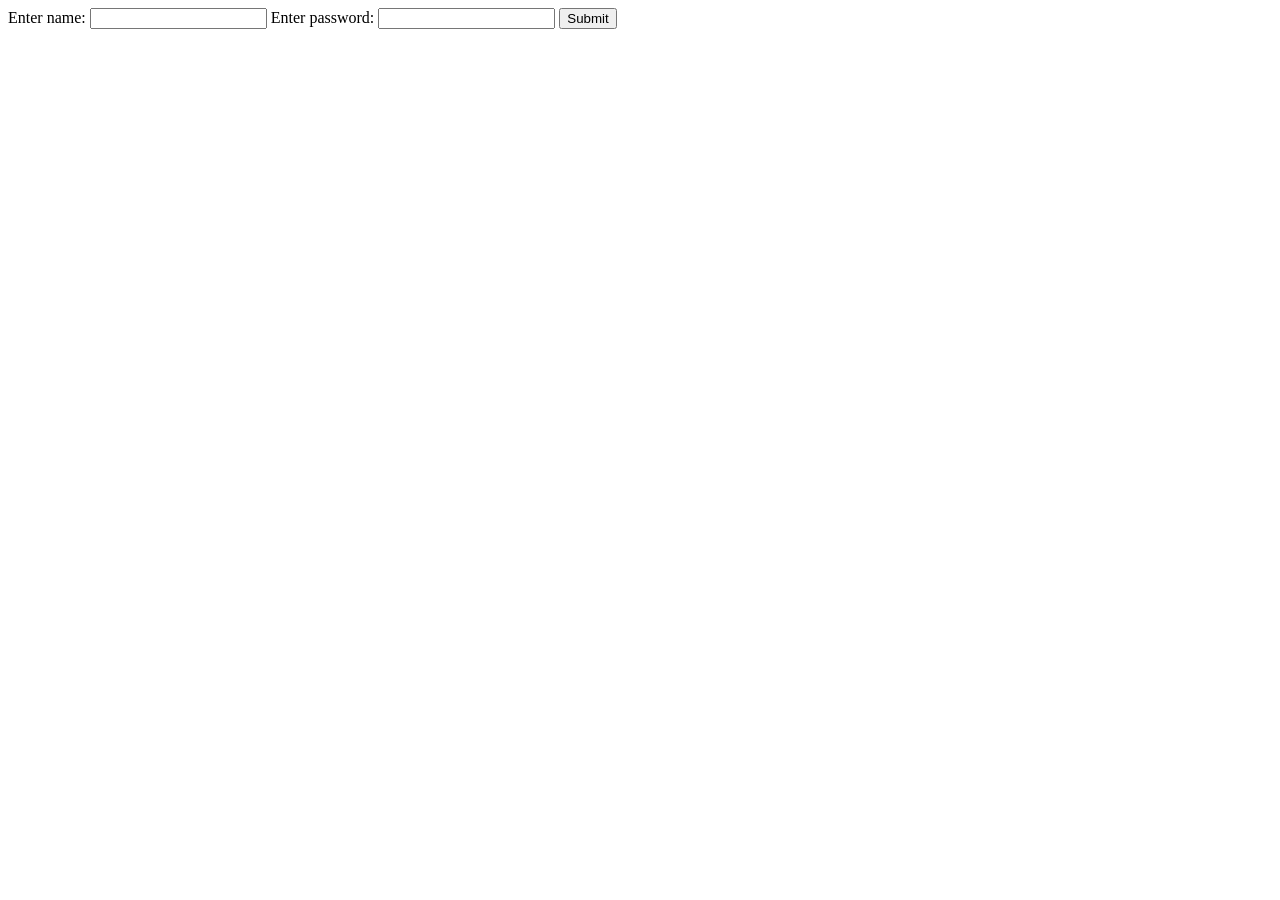
<file: areacalculator/src/main/webapp/index.html>
<!DOCTYPE html>
<html>
<head>
<meta charset="UTF-8">
<title>Login Form</title>
</head>


<body>
<form action = "servlet/Login">
Enter name: <input type = "text" name = "username">
Enter password: <input type = "text" name = "password">
<input type = "Submit">
</form>

</body>
</html>
</file>
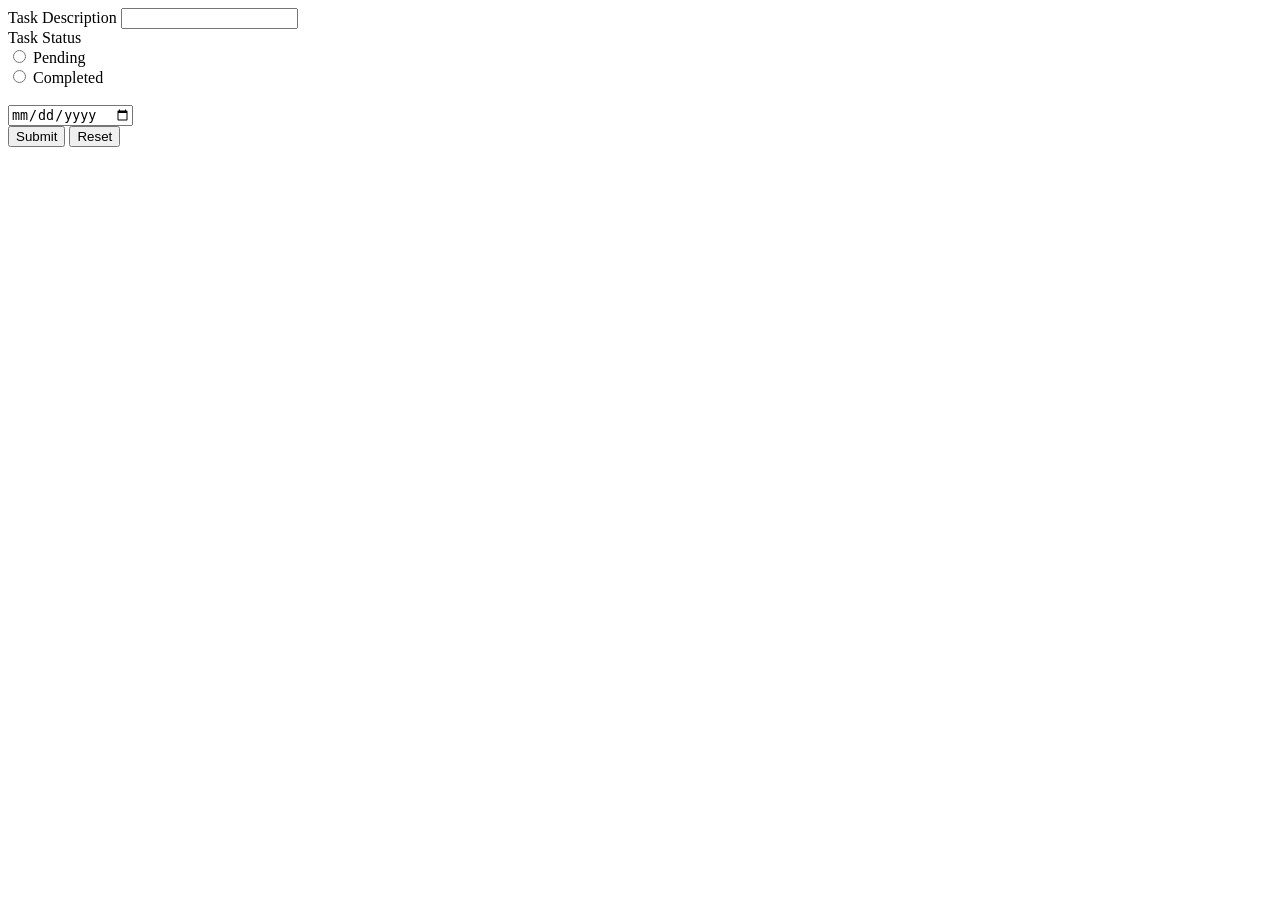
<file: TodoApp/src/main/resources/static/Index.html>
<!DOCTYPE html>
<html>
<head>
<meta charset="UTF-8">
<title>Todo App</title>
</head>
<body>
<form action = "register" method = "post">
<label>Task Description</label>
<input type = "text" name = "description"><br/>
<label>Task Status</label><br>
        <!-- Single radio button for task status -->
        <input type="radio" id="pending" name="status" value="pending" required>
        <label for="pending">Pending</label><br>

        <input type="radio" id="completed" name="status" value="completed" required>
        <label for="completed">Completed</label><br><br>
<input type = "date" name = "date" ><br/>
<input type = 'submit' name= "submit">
<input type = "reset" name = "Cancel">

</form>

</body>
</html>
</file>
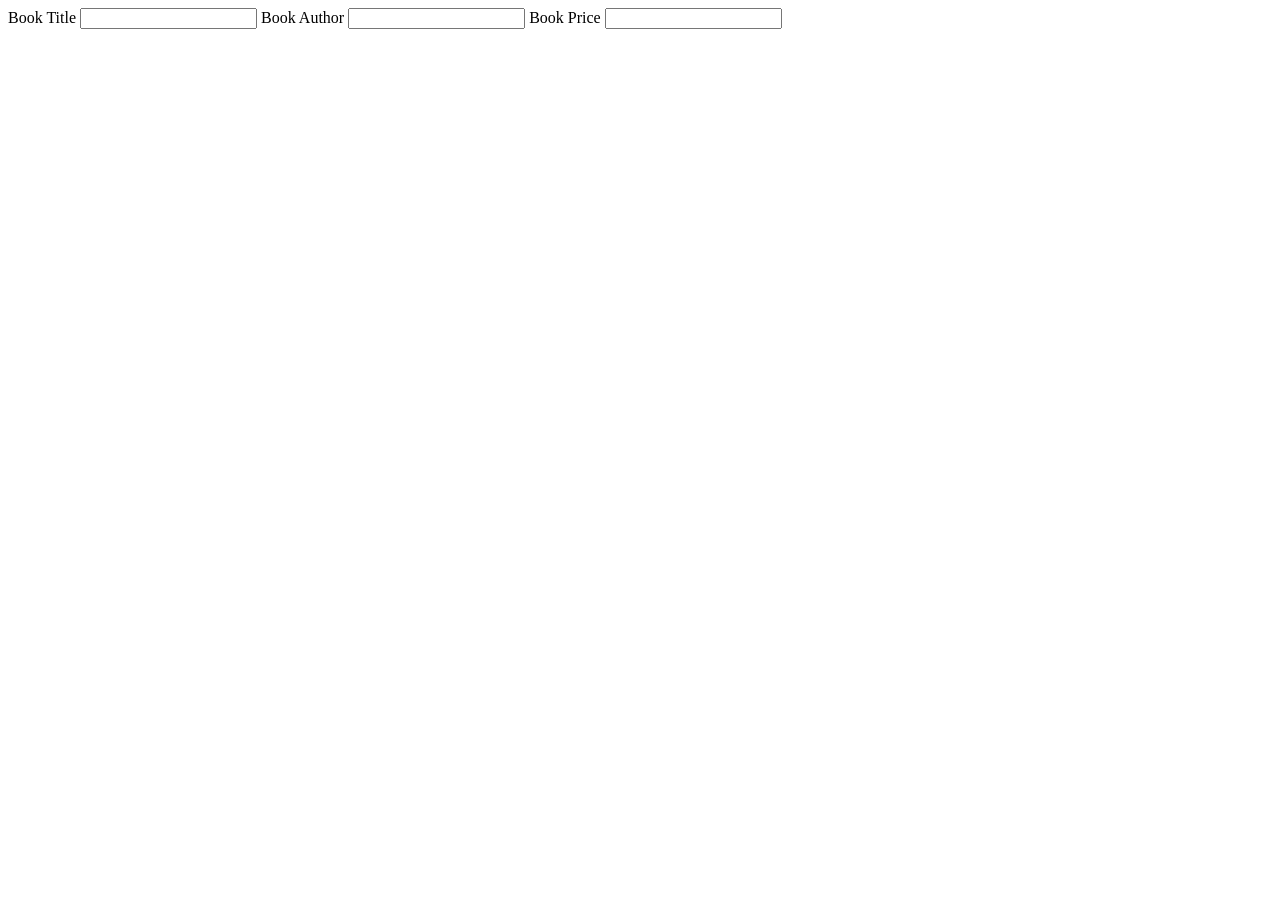
<file: LabExam/src/main/webapp/form.html>
<!DOCTYPE html>
<html>
<head>
<meta charset="UTF-8">
<title>Insert title here</title>
</head>
<body>

<form action = "/bookregister" method = "post">
<label>Book Title</label>
<input type = "text" name = "title">
<label>Book Author</label>
<input type = "text" name = "author">
<label>Book Price</label>
<input type = "number" name = "price">
</form>

</body>
</html>
</file>
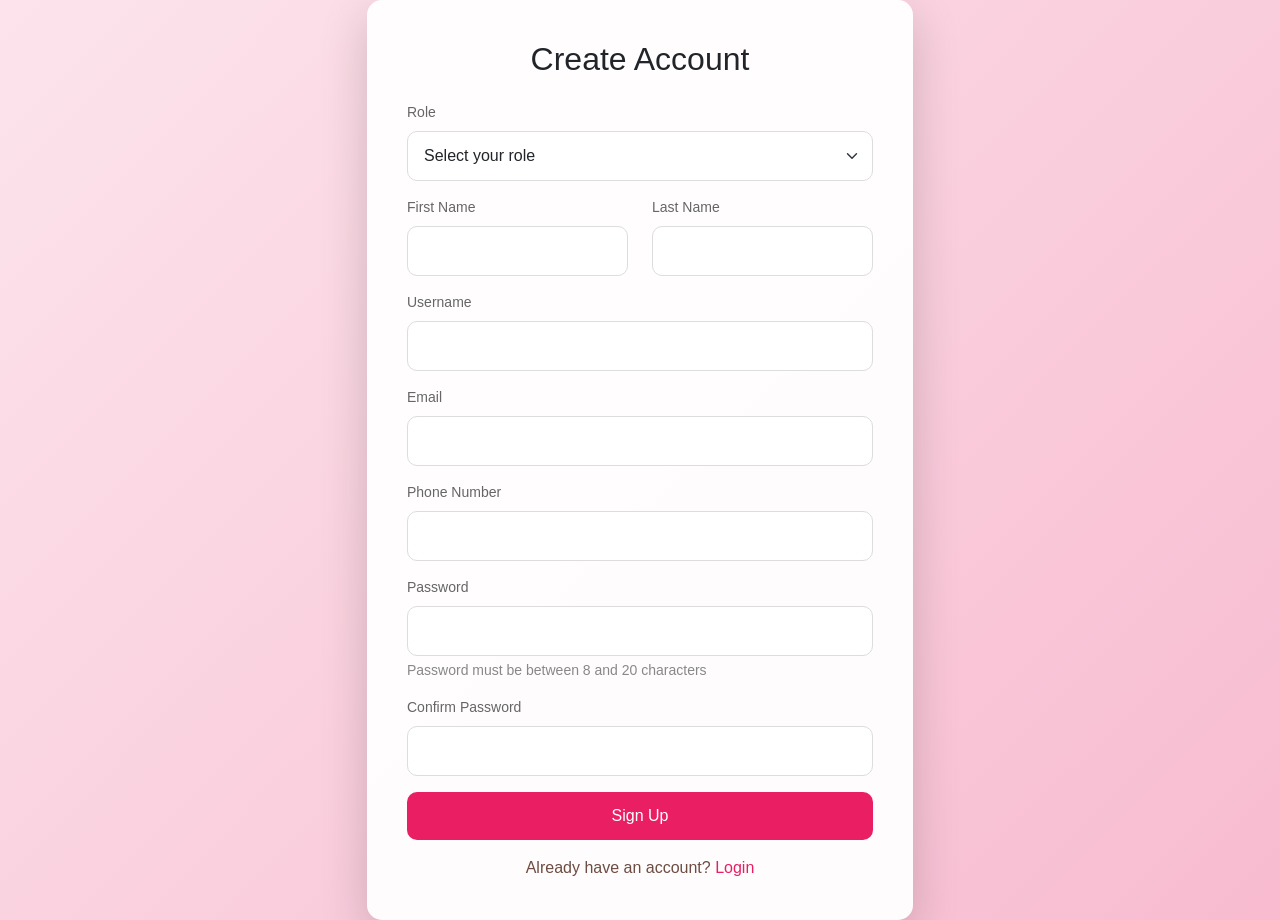
<file: EAD-Final-Project-1/src/main/resources/Frontend/Signup.html>
<!DOCTYPE html>
<html lang="en">
<head>
    <meta charset="UTF-8">
    <meta name="viewport" content="width=device-width, initial-scale=1.0">
    <title>Beauty Salon - Sign Up</title>
    <link href="https://cdn.jsdelivr.net/npm/bootstrap@5.3.0/dist/css/bootstrap.min.css" rel="stylesheet">
    <link rel="stylesheet" href="Css/signup.css">
</head>
<body>
<div class="container">
    <div class="row justify-content-center align-items-center min-vh-100">
        <div class="col-md-8 col-lg-6">
            <div class="card shadow-lg">
                <div class="card-body p-5">
                    <h2 class="text-center mb-4">Create Account</h2>
                    <form id="signup-form">
                        <div class="mb-3">
                            <label for="role" class="form-label">Role</label>
                            <select class="form-select" id="role" required>
                                <option value="">Select your role</option>
                                <option value="CUSTOMER">Customer</option>
                                <option value="OWNER">Salon Owner</option>
                                <option value="ADMIN">Admin</option>
                            </select>
                        </div>
                        <div class="row">
                            <div class="col-md-6 mb-3">
                                <label for="firstName" class="form-label">First Name</label>
                                <input type="text" class="form-control" id="firstName" required>
                            </div>
                            <div class="col-md-6 mb-3">
                                <label for="lastName" class="form-label">Last Name</label>
                                <input type="text" class="form-control" id="lastName" required>
                            </div>
                        </div>
                        <div class="mb-3">
                            <label for="username" class="form-label">Username</label>
                            <input type="text" class="form-control" id="username" required minlength="3" maxlength="16">
                        </div>
                        <div class="mb-3">
                            <label for="email" class="form-label">Email</label>
                            <input type="email" class="form-control" id="email" required>
                        </div>
                        <div class="mb-3">
                            <label for="phoneNumber" class="form-label">Phone Number</label>
                            <input type="tel" class="form-control" id="phoneNumber" required>
                        </div>
                        <div class="mb-3">
                            <label for="password" class="form-label">Password</label>
                            <input type="password" class="form-control" id="password" required minlength="8" maxlength="20">
                            <div class="form-text">Password must be between 8 and 20 characters</div>
                        </div>
                        <div class="mb-3">
                            <label for="confirmPass" class="form-label">Confirm Password</label>
                            <input type="password" class="form-control" id="confirmPass" required>
                        </div>
                        <div class="alert alert-danger d-none" id="error-message"></div>
                        <button type="submit" class="btn btn-primary w-100 mb-3">Sign Up</button>
                        <p class="text-center mb-0">
                            Already have an account? <a href="Login.html">Login</a>
                        </p>
                    </form>
                </div>
            </div>
        </div>
    </div>
</div>
<script src="JavaScript/signup.js"></script>
</body>
</html>
</file>
<file: EAD-Final-Project-1/src/main/resources/Frontend/Css/signup.css>
/* General styling */
body {
    background: linear-gradient(135deg, #fce4ec, #f8bbd0);
    min-height: 100vh;
    font-family: 'Segoe UI', Tahoma, Geneva, Verdana, sans-serif;
    margin: 0;
}

/* Signup container */
.signup-container {
    background: rgba(255, 255, 255, 0.95);
    padding: 40px;
    border-radius: 12px;
    box-shadow: 0 4px 10px rgba(0, 0, 0, 0.1);
    text-align: center;
    width: 400px;
}

.card {
    border: none;
    border-radius: 15px;
    background: rgba(255, 255, 255, 0.95);
}

.card-body {
    padding: 2.5rem !important;
}

/* Salon heading */
h1 {
    color: #e91e63;
    font-size: 26px;
    font-weight: 600;
    margin-bottom: 1.5rem;
}

/* Welcome text */
p {
    color: #6d4c41;
    font-size: 16px;
    margin-bottom: 30px;
}

/* Input fields */
.input-container {
    display: flex;
    flex-direction: column; /* Change direction to stack label above the input */
    align-items: flex-start; /* Align label and input to the left */
    background: white;
    padding: 12px;
    border-radius: 8px;
    margin-bottom: 20px;
    border: 1px solid #e0b0a2;
    width: 100%;
}

.input-container input,
.input-container select {
    border: none;
    outline: none;
    font-size: 14px;
    width: 100%;
    padding: 10px;
}

.input-container select {
    background-color: white;
    color: #6d4c41;
    cursor: pointer;
}

.input-container svg {
    width: 20px;
    height: 20px;
    color: #b5a9a1;
}

/* Labels */
label {
    font-size: 14px;
    color: #6d4c41;
    margin-bottom: 8px;
    display: block;
}

.form-label {
    color: #666;
    font-weight: 500;
}

.form-control, .form-select {
    border-radius: 10px;
    padding: 0.75rem 1rem;
    border: 1px solid #ddd;
    transition: all 0.3s ease;
}

.form-control:focus, .form-select:focus {
    border-color: #e91e63;
    box-shadow: 0 0 0 0.2rem rgba(233, 30, 99, 0.25);
}

.form-text {
    color: #888;
    font-size: 0.875rem;
    margin-top: 0.25rem;
}

/* Signup button */
button {
    background-color: #e91e63;
    color: white;
    border: none;
    padding: 14px;
    width: 100%;
    font-size: 16px;
    font-weight: bold;
    border-radius: 8px;
    cursor: pointer;
    transition: all 0.3s ease;
}

button:hover {
    background-color: #a64241;
}

.btn-primary {
    background-color: #e91e63;
    border: none;
    padding: 0.75rem;
    font-weight: 500;
    border-radius: 10px;
    transition: all 0.3s ease;
}

.btn-primary:hover, .btn-primary:focus {
    background-color: #d81b60;
    transform: translateY(-2px);
    box-shadow: 0 4px 12px rgba(233, 30, 99, 0.3);
}

/* Signup link */
.signup {
    margin-top: 20px;
    font-size: 14px;
    color: #c85554;
}

.signup a {
    color: #a64241;
    text-decoration: none;
    font-weight: bold;
}

.signup a:hover {
    text-decoration: underline;
}

a {
    color: #e91e63;
    text-decoration: none;
    transition: all 0.3s ease;
}

a:hover {
    color: #d81b60;
    text-decoration: underline;
}

.alert-danger {
    border-radius: 10px;
    background-color: #ffebee;
    border-color: #ffcdd2;
    color: #c62828;
}

/* Add some animation */
@keyframes fadeIn {
    from {
        opacity: 0;
        transform: translateY(-20px);
    }
    to {
        opacity: 1;
        transform: translateY(0);
    }
}

.card {
    animation: fadeIn 0.5s ease-out;
}

/* Responsive adjustments */
@media (max-width: 768px) {
    .card-body {
        padding: 1.5rem !important;
    }

    .container {
        padding: 0 1rem;
    }
}
</file>
